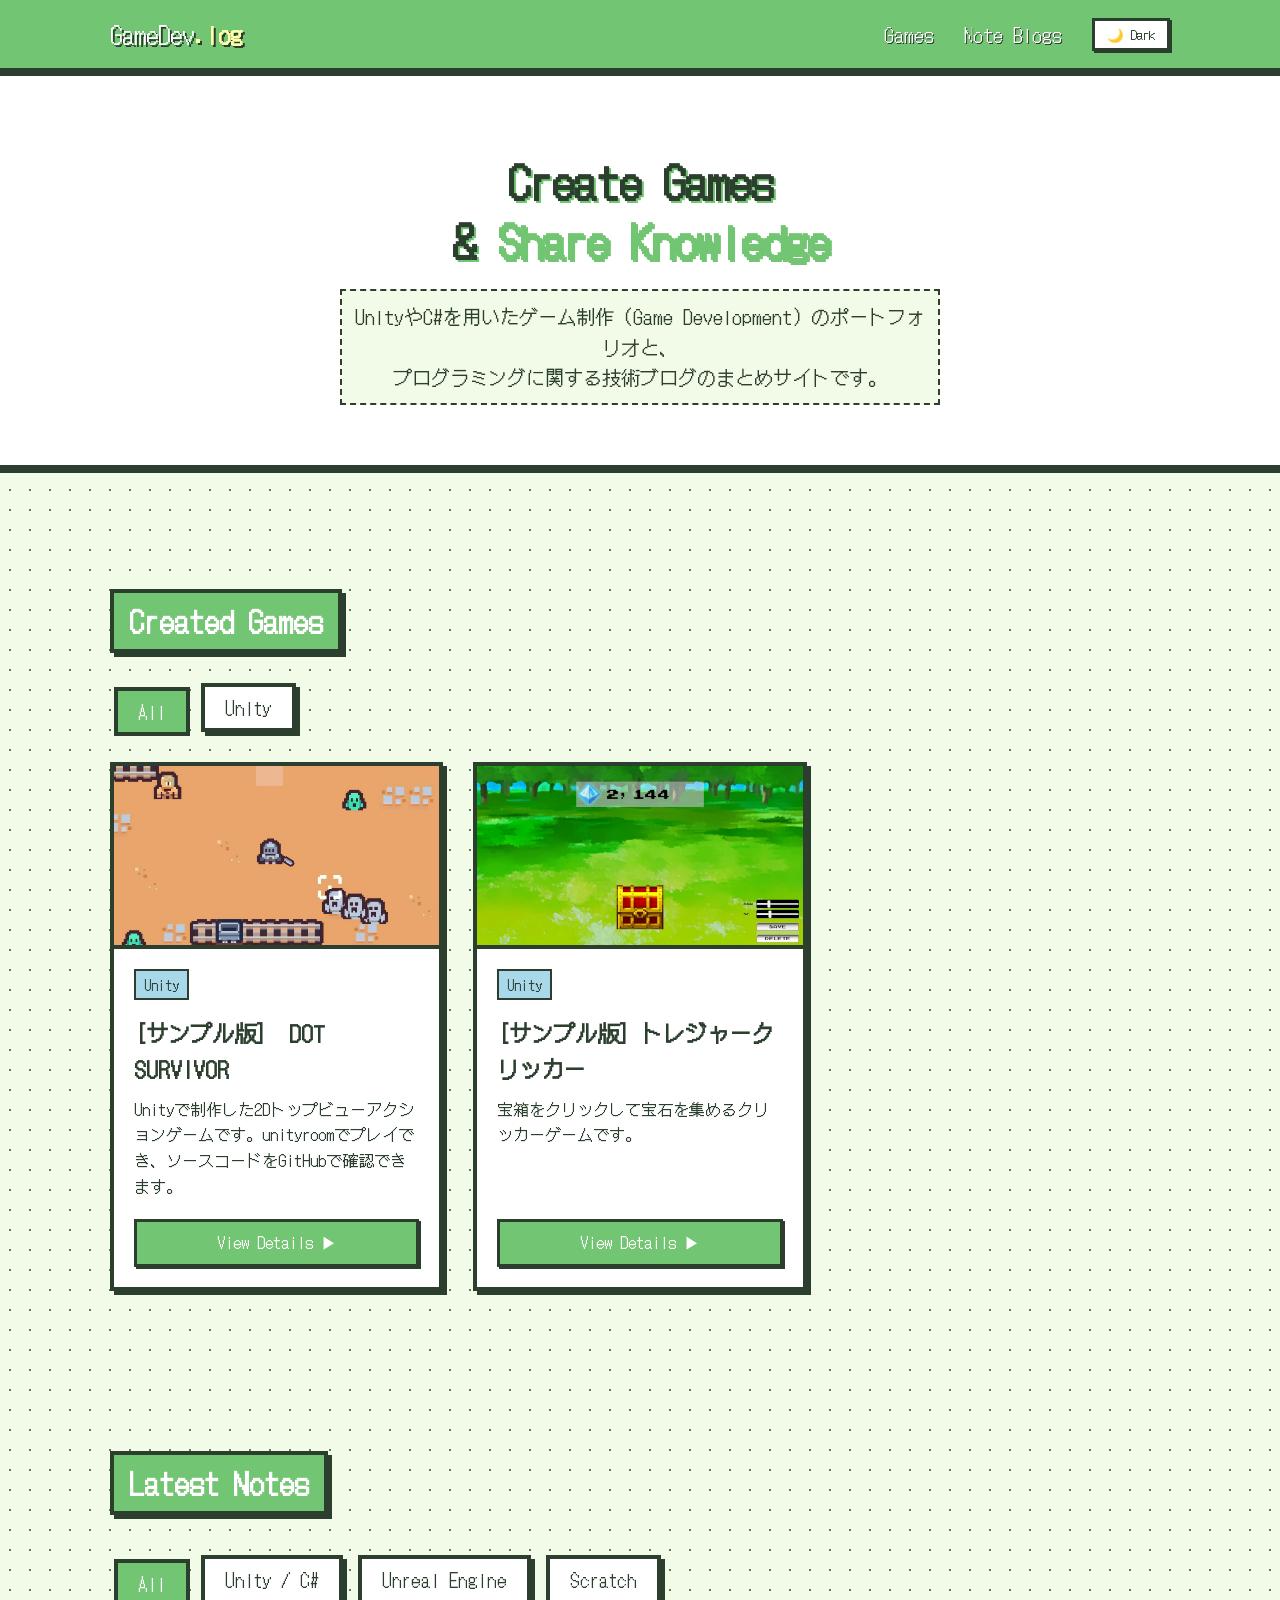
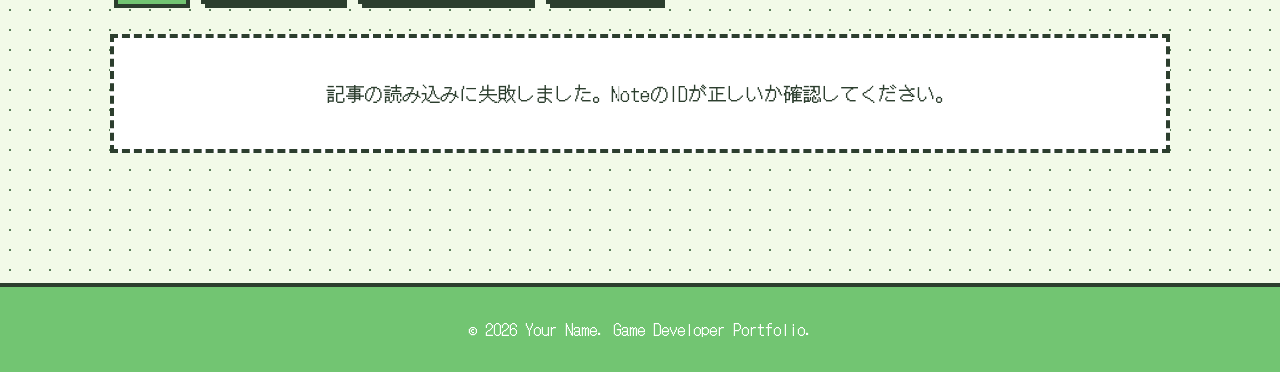
<file: index.html>
<!DOCTYPE html>
<html lang="ja" data-theme="light">
<head>
    <meta charset="UTF-8">
    <meta name="viewport" content="width=device-width, initial-scale=1.0">
    <meta name="description" content="UnityやC#を用いたゲーム制作(Game Development)のポートフォリオと、プログラミングに関する技術ブログです。">
    <meta name="keywords" content="Unity, C#, プログラミング, ゲーム制作, ゲーム, Game, Game Development">
    <!-- Google Ad Sence メタタグ -->
    <meta name="google-adsense-account" content="ca-pub-2885574350140198">
    <title>Game Dev Portfolio & Tech Blog</title>
    <!-- ドット絵風フォント（DotGothic16） -->
    <link rel="preconnect" href="https://fonts.googleapis.com">
    <link rel="preconnect" href="https://fonts.gstatic.com" crossorigin>
    <link href="https://fonts.googleapis.com/css2?family=DotGothic16&display=swap" rel="stylesheet">
    <link rel="stylesheet" href="css/style.css">
    <script src="js/script.js" defer></script>
    <!-- Google AdSense タグ -->
    <script async src="https://pagead2.googlesyndication.com/pagead/js/adsbygoogle.js?client=ca-pub-2885574350140198"
     crossorigin="anonymous"></script>
</head>
<body>

    <!-- ヘッダー -->
    <header class="pixel-header">
        <div class="container header-inner">
            <a href="#" class="logo">GameDev<span class="text-accent">.log</span></a>
            <nav>
                <ul>
                    <li><a href="#portfolio">Games</a></li>
                    <li><a href="#blog">Note Blogs</a></li>
                    <li><button class="theme-toggle" id="themeToggle">🌙 Dark</button></li>
                </ul>
            </nav>
        </div>
    </header>

    <section class="hero reveal-up">
        <div class="container">
            <h1 class="hero-title">Create Games <br>& <span class="text-accent">Share Knowledge</span></h1>
            <p class="hero-subtitle">UnityやC#を用いたゲーム制作（Game Development）のポートフォリオと、<br>プログラミングに関する技術ブログのまとめサイトです。</p>
        </div>
    </section>

    <section id="portfolio" class="reveal-up">
        <div class="container">
            <h2 class="section-title">Created Games</h2>
            
            <div class="filter-wrapper" id="portfolioFilters">
                <button class="filter-btn active" data-filter="all">All</button>
                <button class="filter-btn" data-filter="unity">Unity</button>
            </div>

            <div class="portfolio-grid">
                <!-- Unityのゲームカード -->
                <div class="card pixel-box" data-category="unity">
                    <div class="card-image bg-unity">
                        <img src="images/dot-surviver-thumbnail.jpg" alt="[サンプル版]　DOT SURVIVORのゲーム画面">
                    </div>
                    <div class="card-content">
                        <span class="card-tag tag-unity">Unity</span>
                        <h3><a href="https://unityroom.com/games/sample-dot-sviver" target="_blank" rel="noopener noreferrer">[サンプル版]　DOT SURVIVOR</a></h3>
                        <p>Unityで制作した2Dトップビューアクションゲームです。unityroomでプレイでき、ソースコードをGitHubで確認できます。</p>
                        <a href="games/sample-dot-sviver.html" class="card-link">View Details ▶</a>
                    </div>
                </div>

                <div class="card pixel-box" data-category="unity">
                    <div class="card-image bg-unity">
                        <img src="images/drop-treasure-thumbnail.jpg" alt="[サンプル版] トレジャークリッカーのゲーム画面">
                    </div>
                    <div class="card-content">
                        <span class="card-tag tag-unity">Unity</span>
                        <h3><a href="https://unityroom.com/games/sample-drop-treasure" target="_blank" rel="noopener noreferrer">[サンプル版] トレジャークリッカー</a></h3>
                        <p>宝箱をクリックして宝石を集めるクリッカーゲームです。</p>
                        <a href="games/sample-drop-treasure.html" class="card-link">View Details ▶</a>
                    </div>
                </div>

            </div>
        </div>
    </section>

    <section id="blog" class="reveal-up">
        <div class="container">
            <div class="section-header">
                <h2 class="section-title">Latest Notes</h2>
            </div>

            <div class="filter-wrapper" id="blogFilters">
                <button class="filter-btn active" data-filter="all">All</button>
                <button class="filter-btn" data-filter="unity-cs">Unity / C#</button>
                <button class="filter-btn" data-filter="ue">Unreal Engine</button>
                <button class="filter-btn" data-filter="scratch">Scratch</button>
            </div>

            <div class="blog-list" id="blogContainer">
                <!-- 記事取得中に表示するローディング表示 -->
                <div class="loading-message" id="blogLoading">
                    <div class="spinner"></div>
                    <p>Noteから最新記事を読み込んでいます...</p>
                </div>
            </div>
        </div>
    </section>

    <footer>
        <div class="container">
            <p>&copy; 2026 Your Name. Game Developer Portfolio.</p>
        </div>
    </footer>

</body>
</html>
</file>
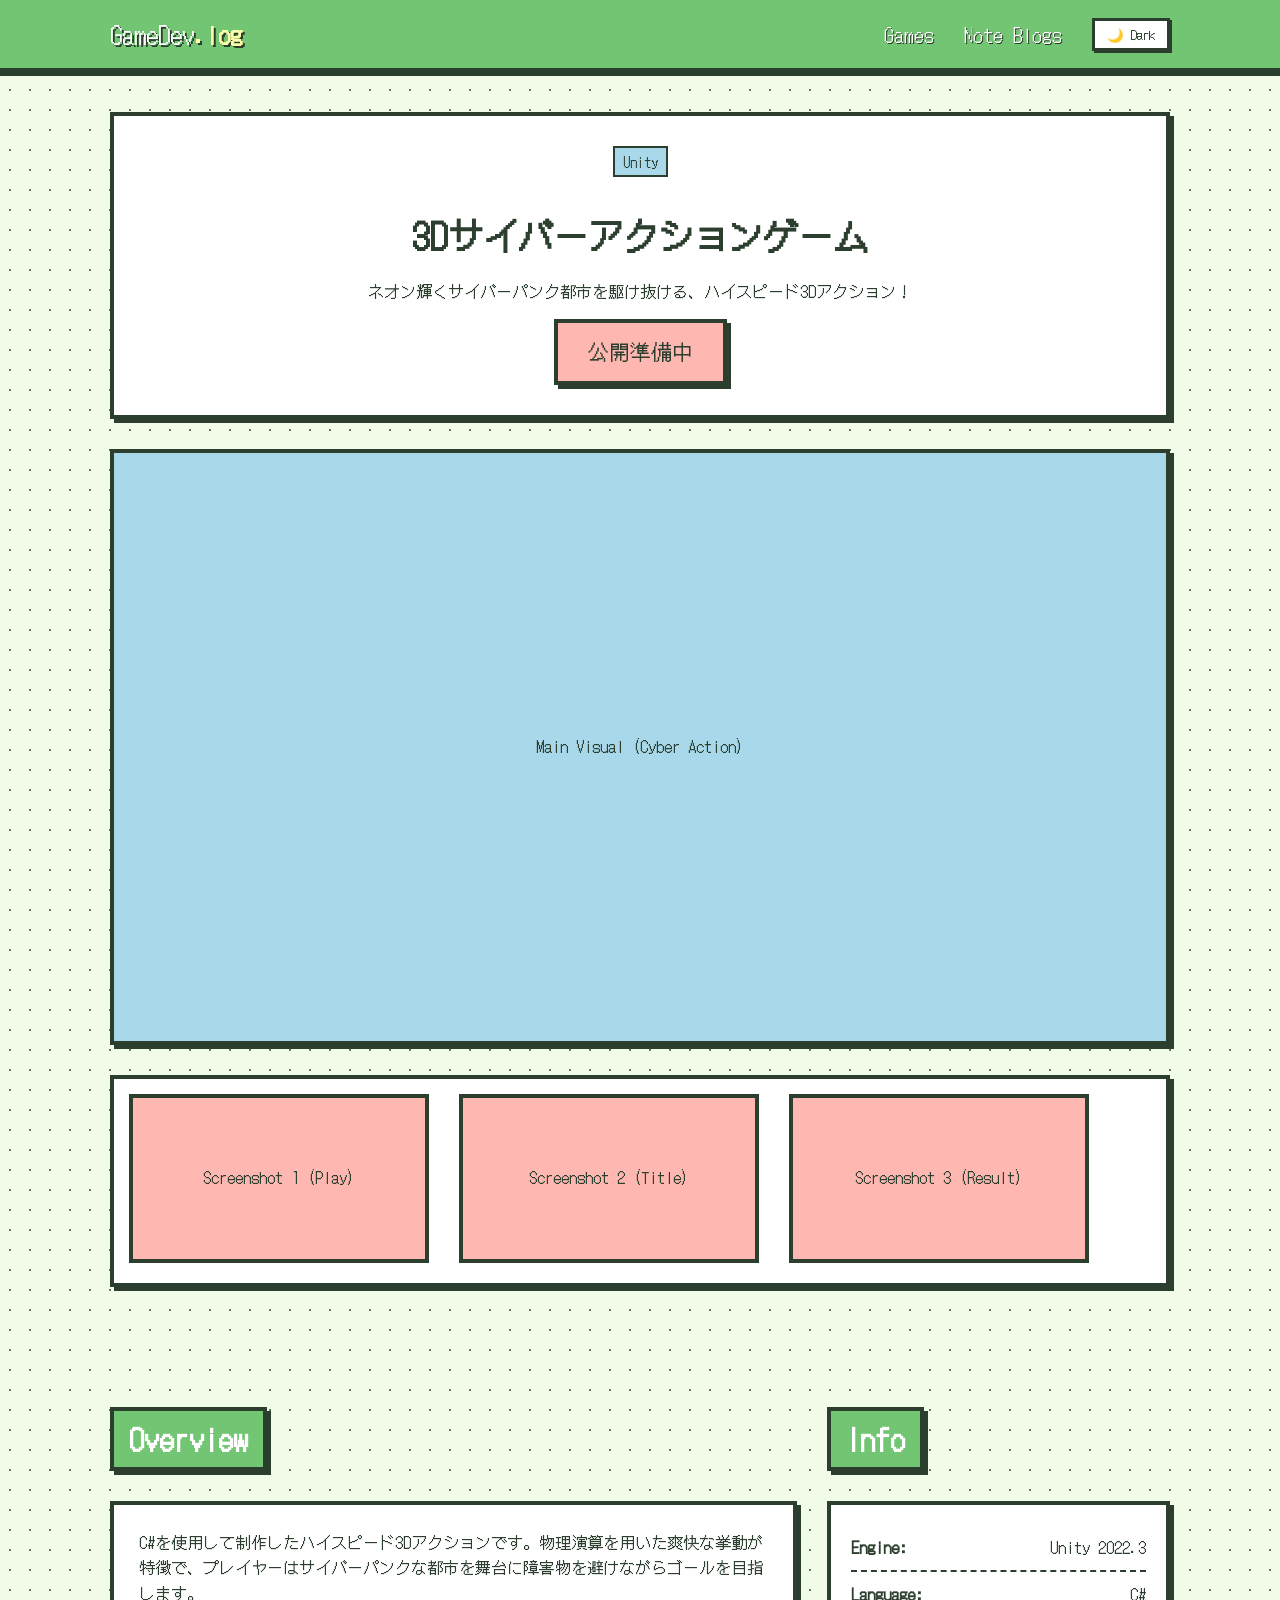
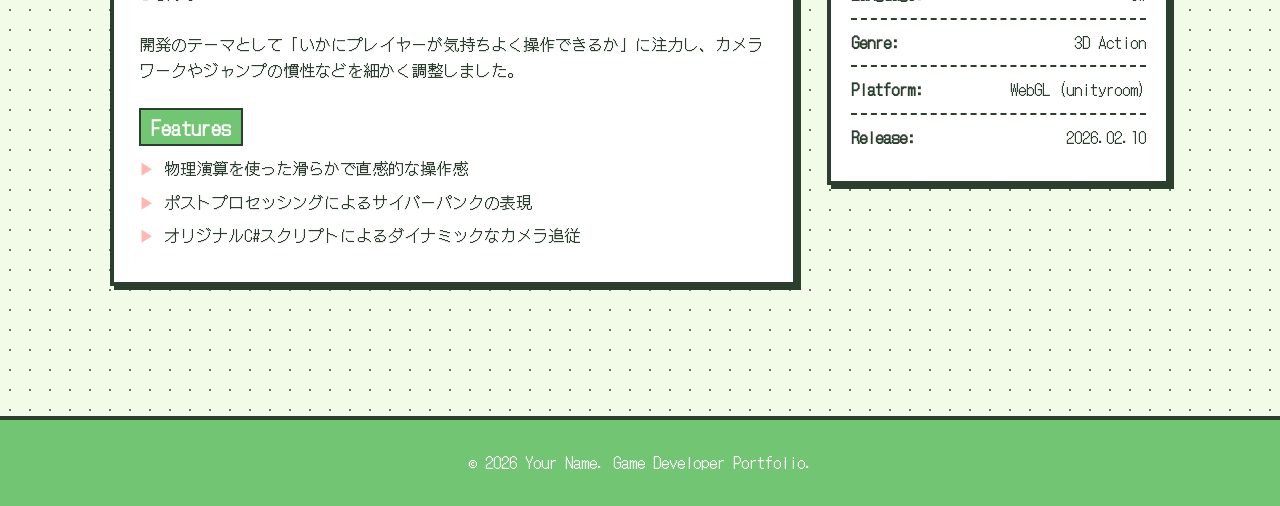
<file: games/cyber-action.html>
<!DOCTYPE html>
<html lang="ja" data-theme="light">
<head>
    <meta charset="UTF-8">
    <meta name="viewport" content="width=device-width, initial-scale=1.0">
    <meta name="description" content="UnityとC#によるゲーム制作。3Dサイバーアクションゲームの詳細ページです。">
    <meta name="keywords" content="Unity, C#, プログラミング, ゲーム制作, ゲーム, Game, Game Development">
    <title>3Dサイバーアクション - Portfolio</title>
    <!-- ドット絵風フォント（DotGothic16） -->
    <link rel="preconnect" href="https://fonts.googleapis.com">
    <link rel="preconnect" href="https://fonts.gstatic.com" crossorigin>
    <link href="https://fonts.googleapis.com/css2?family=DotGothic16&display=swap" rel="stylesheet">
    <link rel="stylesheet" href="../css/style.css">
    <script src="../js/script.js" defer></script>
</head>
<body>

    <header class="pixel-header">
        <div class="container header-inner">
            <a href="../index.html" class="logo">GameDev<span class="text-accent">.log</span></a>
            <nav>
                <ul>
                    <li><a href="../index.html#portfolio">Games</a></li>
                    <li><a href="../index.html#blog">Note Blogs</a></li>
                    <li><button class="theme-toggle" id="themeToggle">🌙 Dark</button></li>
                </ul>
            </nav>
        </div>
    </header>

    <section class="game-hero reveal-up">
        <div class="container">
            <div class="game-hero-content">
                <span class="card-tag tag-unity">Unity</span>
                <h1 class="game-title">3Dサイバーアクションゲーム</h1>
                <p class="game-catchphrase">ネオン輝くサイバーパンク都市を駆け抜ける、ハイスピード3Dアクション！</p>
                
                <div class="game-actions">
                    <span class="play-btn" aria-label="ゲームは公開準備中です">公開準備中</span>
                </div>
            </div>
            
            <div class="game-main-visual bg-unity" id="mainVisual">
                <div class="placeholder-image">Main Visual (Cyber Action)</div>
            </div>

            <div class="screenshot-gallery">
                <div class="screenshot bg-unity">
                    <div class="placeholder-image">Screenshot 1 (Play)</div>
                </div>
                <div class="screenshot bg-godot">
                    <div class="placeholder-image">Screenshot 2 (Title)</div>
                </div>
                <div class="screenshot bg-unity">
                    <div class="placeholder-image">Screenshot 3 (Result)</div>
                </div>
            </div>
        </div>
    </section>

    <section class="game-details reveal-up">
        <div class="container">
            <div class="details-grid">
                
                <div class="details-main">
                    <h2 class="section-title">Overview</h2>
                    <div class="pixel-box content-card">
                        <p>
                            C#を使用して制作したハイスピード3Dアクションです。物理演算を用いた爽快な挙動が特徴で、プレイヤーはサイバーパンクな都市を舞台に障害物を避けながらゴールを目指します。<br><br>
                            開発のテーマとして「いかにプレイヤーが気持ちよく操作できるか」に注力し、カメラワークやジャンプの慣性などを細かく調整しました。
                        </p>
                        <h3>Features</h3>
                        <ul class="feature-list">
                            <li>物理演算を使った滑らかで直感的な操作感</li>
                            <li>ポストプロセッシングによるサイバーパンクの表現</li>
                            <li>オリジナルC#スクリプトによるダイナミックなカメラ追従</li>
                        </ul>
                    </div>
                </div>

                <div class="details-sidebar">
                    <h2 class="section-title">Info</h2>
                    <div class="pixel-box spec-card">
                        <ul>
                            <li><strong>Engine:</strong> Unity 2022.3</li>
                            <li><strong>Language:</strong> C#</li>
                            <li><strong>Genre:</strong> 3D Action</li>
                            <li><strong>Platform:</strong> WebGL (unityroom)</li>
                            <li><strong>Release:</strong> 2026.02.10</li>
                        </ul>
                    </div>
                </div>

            </div>
        </div>
    </section>

    <footer>
        <div class="container">
            <p>&copy; 2026 Your Name. Game Developer Portfolio.</p>
        </div>
    </footer>

</body>
</html>
</file>
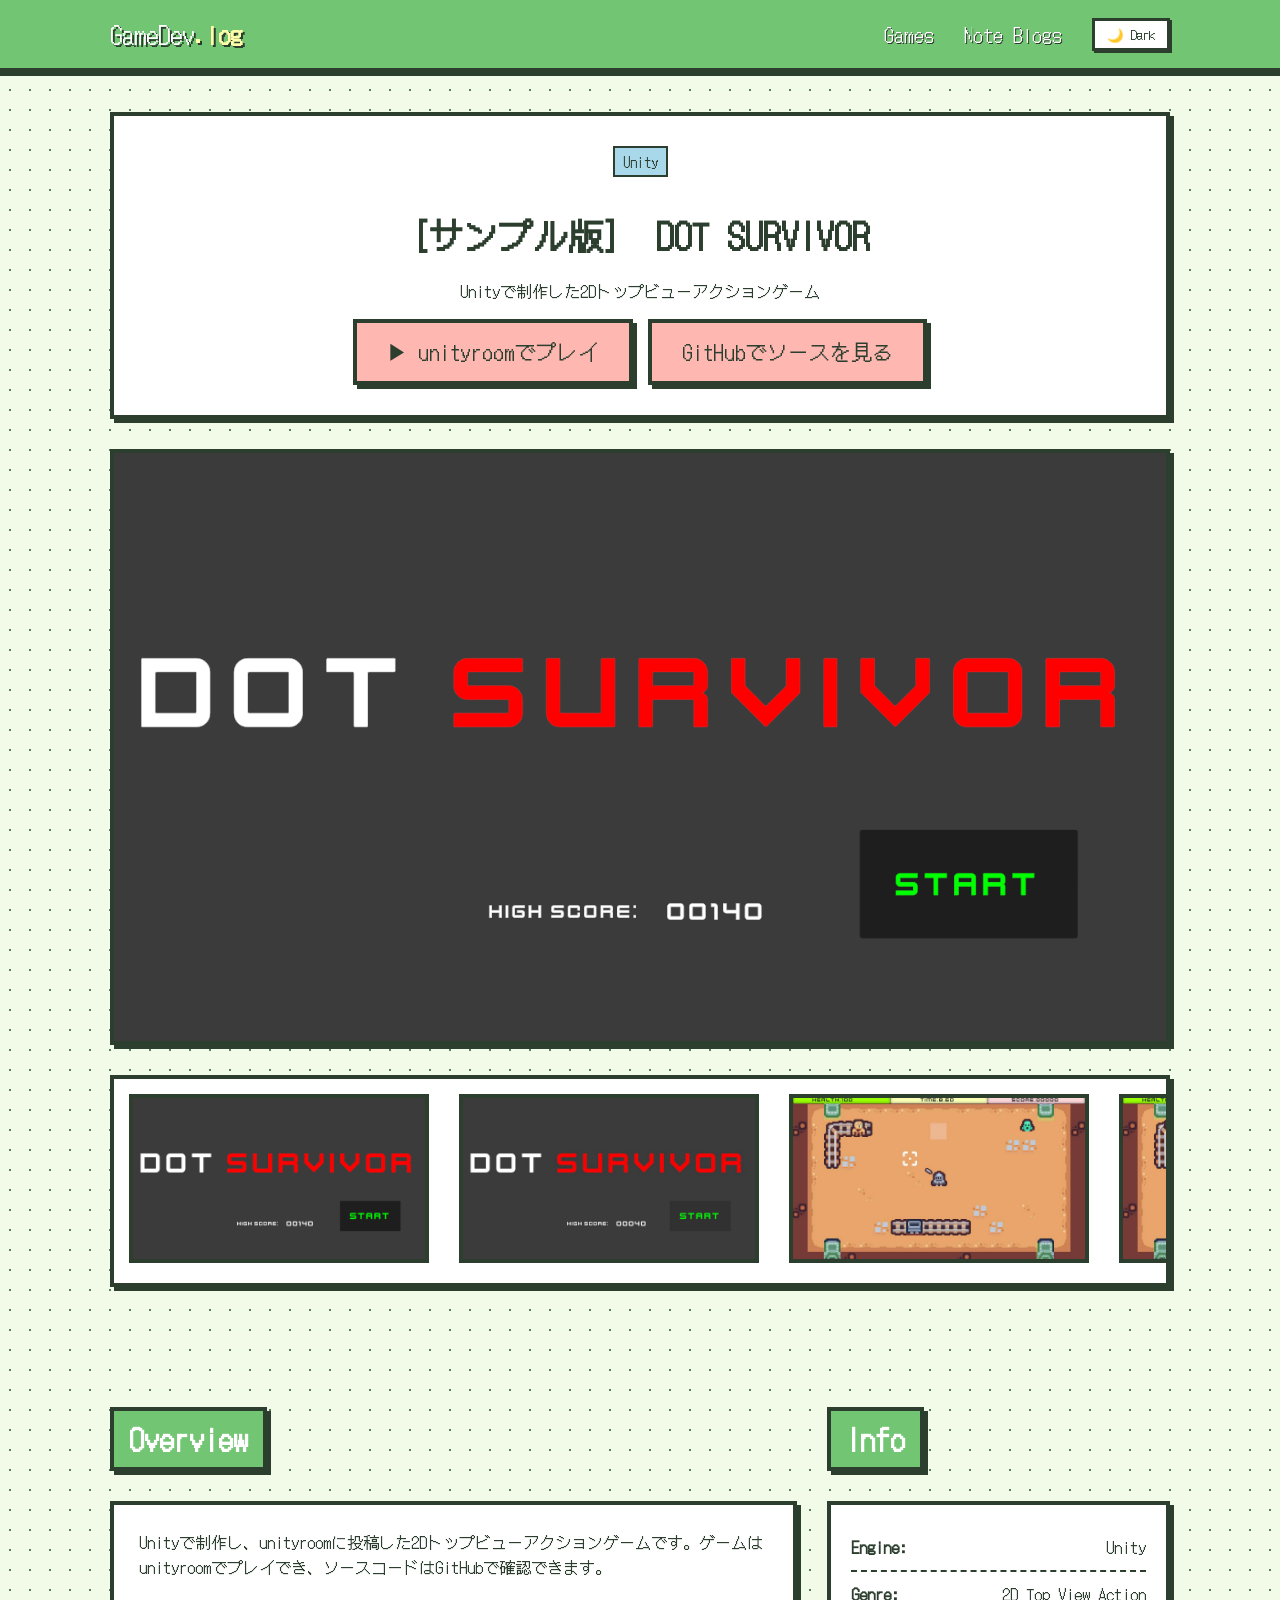
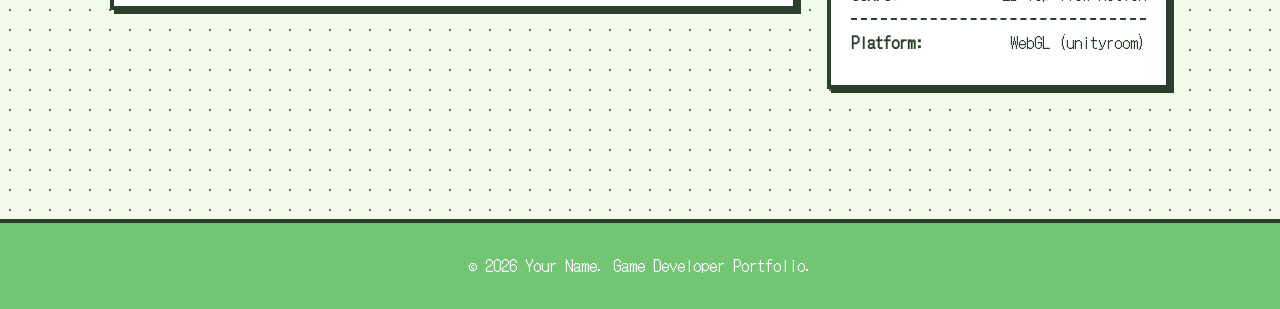
<file: games/sample-dot-sviver.html>
<!DOCTYPE html>
<html lang="ja" data-theme="light">
<head>
    <meta charset="UTF-8">
    <meta name="viewport" content="width=device-width, initial-scale=1.0">
    <meta name="description" content="Unityで制作した2Dトップビューアクションゲーム『[サンプル版]　DOT SURVIVOR』。unityroomでプレイでき、GitHubでソースコードを公開しています。">
    <title>[サンプル版]　DOT SURVIVOR - Portfolio</title>
    <link rel="preconnect" href="https://fonts.googleapis.com">
    <link rel="preconnect" href="https://fonts.gstatic.com" crossorigin>
    <link href="https://fonts.googleapis.com/css2?family=DotGothic16&display=swap" rel="stylesheet">
    <link rel="stylesheet" href="../css/style.css">
    <script src="../js/script.js" defer></script>
</head>
<body>
    <header class="pixel-header">
        <div class="container header-inner">
            <a href="../index.html" class="logo">GameDev<span class="text-accent">.log</span></a>
            <nav>
                <ul>
                    <li><a href="../index.html#portfolio">Games</a></li>
                    <li><a href="../index.html#blog">Note Blogs</a></li>
                    <li><button class="theme-toggle" id="themeToggle">🌙 Dark</button></li>
                </ul>
            </nav>
        </div>
    </header>

    <section class="game-hero reveal-up">
        <div class="container">
            <div class="game-hero-content">
                <span class="card-tag tag-unity">Unity</span>
                <h1 class="game-title">[サンプル版]　DOT SURVIVOR</h1>
                <p class="game-catchphrase">Unityで制作した2Dトップビューアクションゲーム</p>
                <div class="game-actions">
                    <a href="https://unityroom.com/games/sample-dot-sviver" target="_blank" rel="noopener noreferrer" class="play-btn">▶ unityroomでプレイ</a>
                    <a href="https://github.com/MAJIMUN-kobo/UniLessson_TopViewAction2D/tree/Develop_Unity6000.3.11" target="_blank" rel="noopener noreferrer" class="play-btn">GitHubでソースを見る</a>
                </div>
            </div>

            <div class="game-main-visual bg-unity" id="mainVisual">
                <img src="../images/dot-surviver-snap-gif-001.gif" alt="[サンプル版] DOT SURVIVORのタイトル画面からゲームプレイまでのGIF">
            </div>

            <div class="screenshot-gallery" aria-label="ゲームのスクリーンショット">
                <div class="screenshot bg-unity" title="ゲームプレイのGIF">
                    <img src="../images/dot-surviver-snap-gif-001.gif" alt="ゲームプレイのアニメーション">
                </div>
                <div class="screenshot bg-unity" title="スクリーンショット 001">
                    <img src="../images/dot-surviver-snap-img-001.jpg" alt="タイトル画面">
                </div>
                <div class="screenshot bg-unity" title="スクリーンショット 002">
                    <img src="../images/dot-surviver-snap-img-002.jpg" alt="ゲームプレイ画面">
                </div>
                <div class="screenshot bg-unity" title="スクリーンショット 003">
                    <img src="../images/dot-surviver-snap-img-003.jpg" alt="敵と戦うゲームプレイ画面">
                </div>
                <div class="screenshot bg-unity" title="スクリーンショット 004">
                    <img src="../images/dot-surviver-snap-img-004.jpg" alt="ゲームオーバー画面">
                </div>
            </div>
        </div>
    </section>

    <section class="game-details reveal-up">
        <div class="container">
            <div class="details-grid">
                <div class="details-main">
                    <h2 class="section-title">Overview</h2>
                    <div class="pixel-box content-card">
                        <p>Unityで制作し、unityroomに投稿した2Dトップビューアクションゲームです。ゲームはunityroomでプレイでき、ソースコードはGitHubで確認できます。</p>
                    </div>
                </div>
                <div class="details-sidebar">
                    <h2 class="section-title">Info</h2>
                    <div class="pixel-box spec-card">
                        <ul>
                            <li><strong>Engine:</strong> Unity</li>
                            <li><strong>Genre:</strong> 2D Top View Action</li>
                            <li><strong>Platform:</strong> WebGL (unityroom)</li>
                        </ul>
                    </div>
                </div>
            </div>
        </div>
    </section>

    <footer>
        <div class="container">
            <p>&copy; 2026 Your Name. Game Developer Portfolio.</p>
        </div>
    </footer>
</body>
</html>
</file>
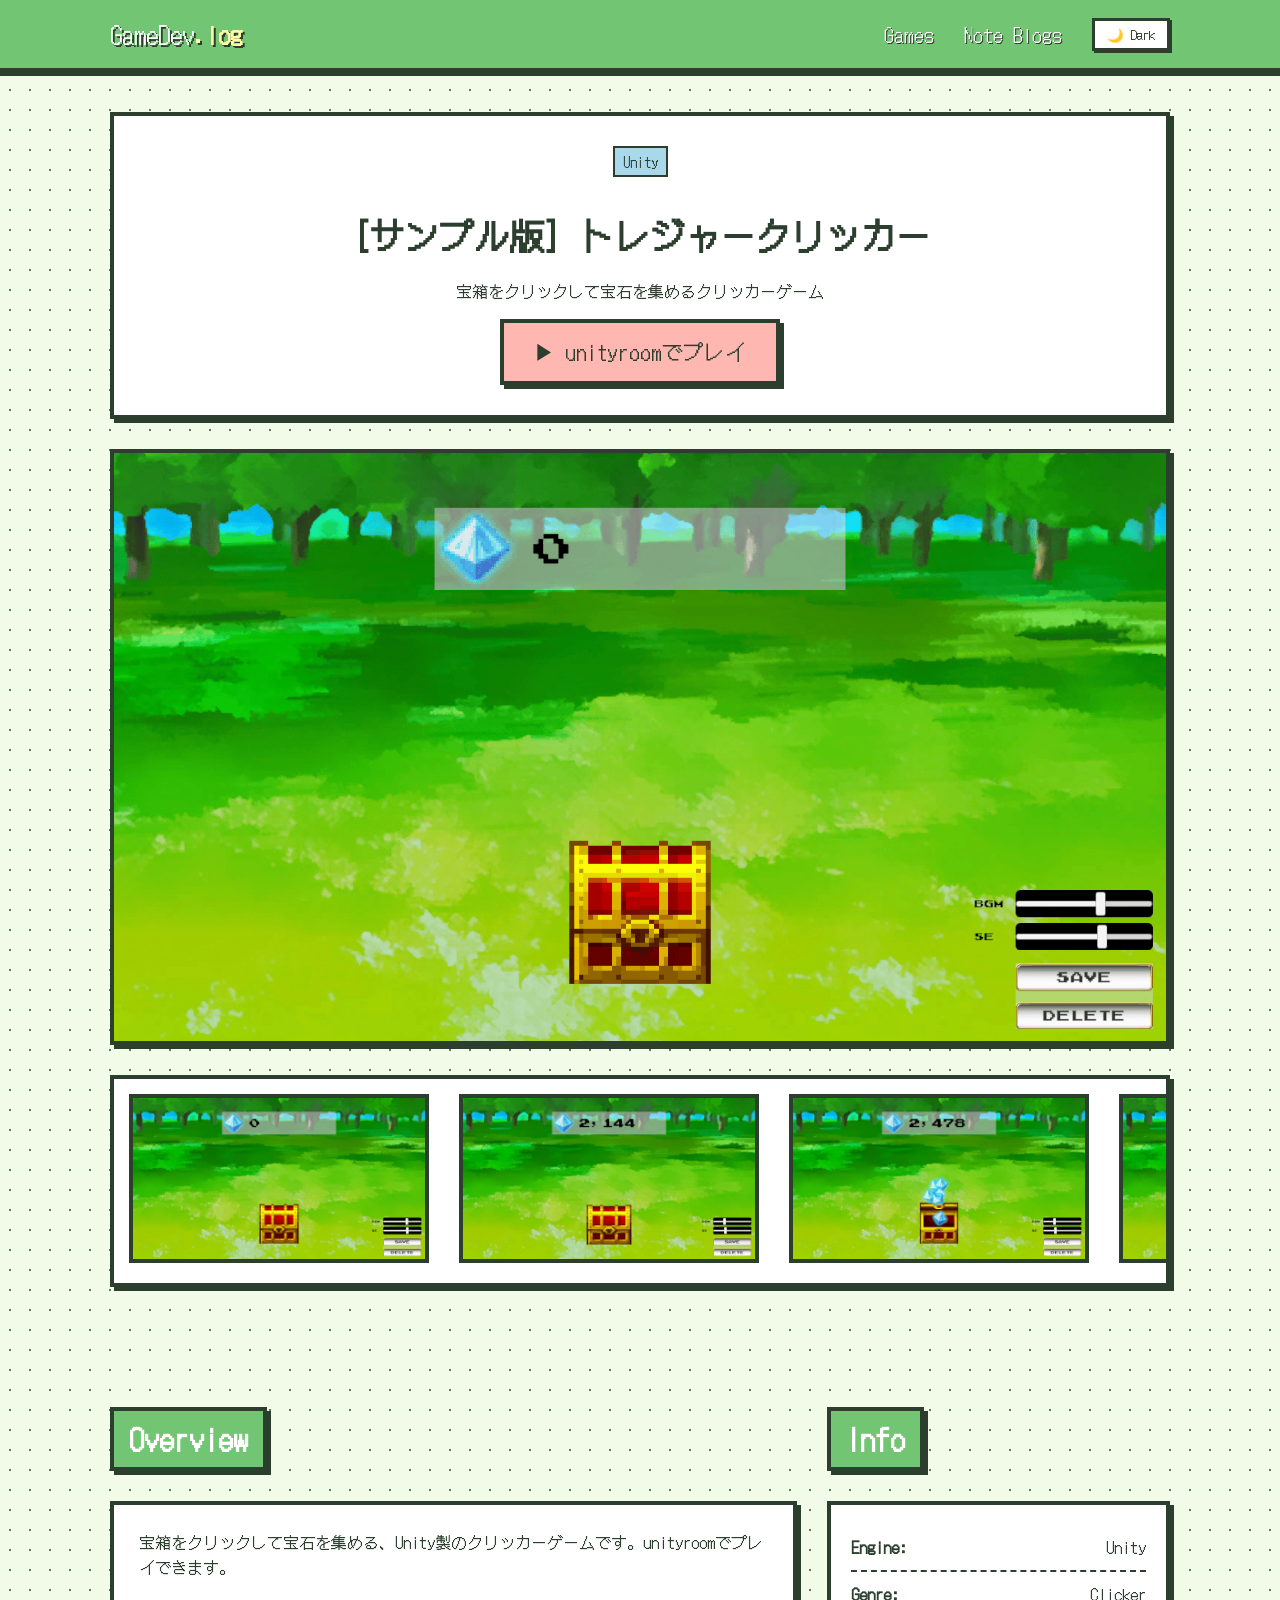
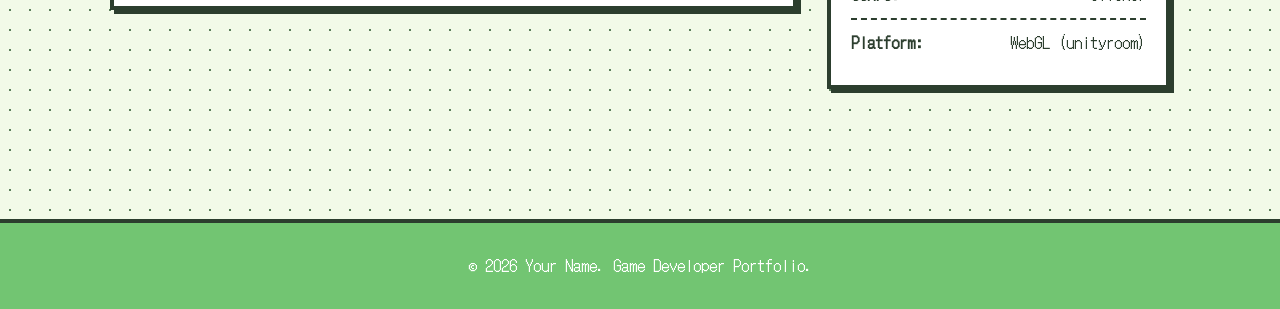
<file: games/sample-drop-treasure.html>
<!DOCTYPE html>
<html lang="ja" data-theme="light">
<head>
    <meta charset="UTF-8">
    <meta name="viewport" content="width=device-width, initial-scale=1.0">
    <meta name="description" content="Unityで制作した[サンプル版] トレジャークリッカー。宝箱をクリックして宝石を集めるゲームです。">
    <title>[サンプル版] トレジャークリッカー - Portfolio</title>
    <link rel="preconnect" href="https://fonts.googleapis.com">
    <link rel="preconnect" href="https://fonts.gstatic.com" crossorigin>
    <link href="https://fonts.googleapis.com/css2?family=DotGothic16&display=swap" rel="stylesheet">
    <link rel="stylesheet" href="../css/style.css">
    <script src="../js/script.js" defer></script>
</head>
<body>
    <header class="pixel-header">
        <div class="container header-inner">
            <a href="../index.html" class="logo">GameDev<span class="text-accent">.log</span></a>
            <nav>
                <ul>
                    <li><a href="../index.html#portfolio">Games</a></li>
                    <li><a href="../index.html#blog">Note Blogs</a></li>
                    <li><button class="theme-toggle" id="themeToggle">🌙 Dark</button></li>
                </ul>
            </nav>
        </div>
    </header>

    <section class="game-hero reveal-up">
        <div class="container">
            <div class="game-hero-content">
                <span class="card-tag tag-unity">Unity</span>
                <h1 class="game-title">[サンプル版] トレジャークリッカー</h1>
                <p class="game-catchphrase">宝箱をクリックして宝石を集めるクリッカーゲーム</p>
                <div class="game-actions">
                    <a href="https://unityroom.com/games/sample-drop-treasure" target="_blank" rel="noopener noreferrer" class="play-btn">▶ unityroomでプレイ</a>
                </div>
            </div>

            <div class="game-main-visual bg-unity" id="mainVisual">
                <img src="../images/drop-treasure-snap-gif-001.gif" alt="トレジャークリッカーのゲームプレイアニメーション">
            </div>

            <div class="screenshot-gallery" aria-label="ゲームのスクリーンショット">
                <div class="screenshot bg-unity" title="ゲームプレイのGIF">
                    <img src="../images/drop-treasure-snap-gif-001.gif" alt="ゲームプレイのアニメーション">
                </div>
                <div class="screenshot bg-unity" title="スクリーンショット 001">
                    <img src="../images/drop-treasure-snap-img-001.jpg" alt="宝箱と所持数の画面">
                </div>
                <div class="screenshot bg-unity" title="スクリーンショット 002">
                    <img src="../images/drop-treasure-snap-img-002.jpg" alt="宝石が宝箱から飛び出す画面">
                </div>
                <div class="screenshot bg-unity" title="スクリーンショット 003">
                    <img src="../images/drop-treasure-snap-img-003.jpg" alt="宝石を集めているゲーム画面">
                </div>
            </div>
        </div>
    </section>

    <section class="game-details reveal-up">
        <div class="container">
            <div class="details-grid">
                <div class="details-main">
                    <h2 class="section-title">Overview</h2>
                    <div class="pixel-box content-card">
                        <p>宝箱をクリックして宝石を集める、Unity製のクリッカーゲームです。unityroomでプレイできます。</p>
                    </div>
                </div>
                <div class="details-sidebar">
                    <h2 class="section-title">Info</h2>
                    <div class="pixel-box spec-card">
                        <ul>
                            <li><strong>Engine:</strong> Unity</li>
                            <li><strong>Genre:</strong> Clicker</li>
                            <li><strong>Platform:</strong> WebGL (unityroom)</li>
                        </ul>
                    </div>
                </div>
            </div>
        </div>
    </section>

    <footer>
        <div class="container">
            <p>&copy; 2026 Your Name. Game Developer Portfolio.</p>
        </div>
    </footer>
</body>
</html>
</file>
<file: css/style.css>
@import url('https://fonts.googleapis.com/css2?family=DotGothic16&display=swap');

/* --- CSS変数（カラートークン）の定義 --- 
 * 森の緑色を基調としたパステルカラーのドット絵風デザイン
 */
:root[data-theme="light"] {
    --bg-color: #f2fae8; /* 淡いパステルグリーン（背景） */
    --text-main: #2c3e2e; /* 濃いめの森の緑（文字色） */
    --text-muted: #5a7d5a;
    
    --accent-color: #72c572; /* メインの森の緑 */
    --accent-hover: #5db05d;
    
    --box-bg: #ffffff; /* カードの背景色 */
    --box-border: #2c3e2e; /* ドット絵風の黒に近い緑のフチ */
    
    /* ピクセル風の影（ぼかし0のソリッドな影） */
    --pixel-shadow: 4px 4px 0px #2c3e2e;
    
    /* カテゴリカラー（パステル） */
    --color-unity: #a8d8ea; /* パステルブルー */
    --color-godot: #ffb7b2; /* パステルピンク */
}

/* ダークモード時の配色 */
:root[data-theme="dark"] {
    --bg-color: #1a241b; /* 深い森の緑 */
    --text-main: #f2fae8;
    --text-muted: #a4cfa4;
    --accent-color: #5db05d;
    --box-bg: #2c3e2e;
    --box-border: #f2fae8; /* フチは白に */
    --pixel-shadow: 4px 4px 0px #72c572; /* 影は明るい緑 */
}

/* --- リセット & 共通スタイル --- */
* {
    box-sizing: border-box;
    margin: 0;
    padding: 0;
}

body {
    /* ドット絵風の日本語フォントを適用 */
    font-family: 'DotGothic16', sans-serif;
    background-color: var(--bg-color);
    color: var(--text-main);
    line-height: 1.6;
    overflow-x: hidden;
    /* ドット柄の背景パターン */
    background-image: radial-gradient(var(--text-muted) 1px, transparent 1px);
    background-size: 20px 20px;
    background-position: 0 0;
}

a {
    color: inherit;
    text-decoration: none;
}

.container {
    max-width: 1100px;
    margin: 0 auto;
    padding: 0 20px;
}

section {
    padding: 80px 0;
}

.text-accent {
    color: var(--accent-color);
    font-weight: bold;
}

/* --- ピクセル風ボックス（共通カードデザイン） --- */
.pixel-box {
    background-color: var(--box-bg);
    border: 4px solid var(--box-border);
    box-shadow: var(--pixel-shadow);
    border-radius: 0; /* ドット絵風なので角丸はなし */
}

/* --- ヘッダー --- */
.pixel-header {
    position: sticky;
    top: 0;
    z-index: 100;
    background-color: var(--accent-color);
    border-bottom: 4px solid var(--box-border);
    padding: 15px 0;
    color: #fff;
    box-shadow: 0 4px 0px var(--box-border);
}

.pixel-header .text-accent {
    color: #ffffaa; /* ヘッダー内では黄色に */
    text-shadow: 2px 2px 0 var(--box-border);
}

.header-inner {
    display: flex;
    justify-content: space-between;
    align-items: center;
}

.logo {
    font-size: 1.5rem;
    text-shadow: 2px 2px 0 var(--box-border);
}

nav ul {
    display: flex;
    list-style: none;
    gap: 30px;
    align-items: center;
}

nav a {
    font-size: 1.2rem;
    text-shadow: 1px 1px 0 var(--box-border);
}

nav a:hover {
    color: #ffffaa;
}

.theme-toggle {
    background: var(--box-bg);
    border: 3px solid var(--box-border);
    color: var(--text-main);
    padding: 4px 12px;
    cursor: pointer;
    font-family: inherit;
    box-shadow: 2px 2px 0 var(--box-border);
}

.theme-toggle:active {
    /* 押し込んだようなアニメーション */
    transform: translate(2px, 2px);
    box-shadow: 0 0 0 var(--box-border);
}

/* --- ヒーローセクション --- */
.hero {
    text-align: center;
    padding: 80px 0 60px;
    background-color: var(--box-bg);
    border-bottom: 4px solid var(--box-border);
    box-shadow: 0 4px 0 var(--box-border);
    margin-bottom: 40px;
}

.hero-title {
    font-size: 2.8rem;
    line-height: 1.3;
    margin-bottom: 20px;
    text-shadow: 2px 2px 0 var(--accent-color);
}

.hero-subtitle {
    font-size: 1.2rem;
    max-width: 600px;
    margin: 0 auto;
    background: var(--bg-color);
    padding: 10px;
    border: 2px dashed var(--box-border);
}

/* --- 共通見出し --- */
.section-title {
    font-size: 1.8rem;
    margin-bottom: 30px;
    display: inline-block;
    background: var(--accent-color);
    color: #fff;
    padding: 5px 15px;
    border: 4px solid var(--box-border);
    box-shadow: var(--pixel-shadow);
}

/* --- フィルターボタン --- */
.filter-wrapper {
    display: flex;
    gap: 15px;
    margin-bottom: 30px;
    flex-wrap: wrap;
}

.filter-btn {
    background: var(--box-bg);
    border: 4px solid var(--box-border);
    color: var(--text-main);
    padding: 8px 20px;
    cursor: pointer;
    font-family: inherit;
    font-size: 1.1rem;
    box-shadow: var(--pixel-shadow);
}

.filter-btn:hover {
    background: var(--bg-color);
}

.filter-btn.active {
    background: var(--accent-color);
    color: #fff;
}

.filter-btn:active, .filter-btn.active {
    /* 押し込んだ状態 */
    transform: translate(4px, 4px);
    box-shadow: 0 0 0 var(--box-border);
}

/* JS用フィルタリングクラス */
.card-hidden {
    display: none !important; /* ピクセル風はパッと切り替わる方がレトロで良い */
}

/* --- ポートフォリオグリッド --- */
.portfolio-grid {
    display: grid;
    grid-template-columns: repeat(auto-fill, minmax(300px, 1fr));
    gap: 30px;
}

.card {
    display: flex;
    flex-direction: column;
    min-width: 0;
}

.card:hover {
    transform: translate(-4px, -4px);
    box-shadow: 8px 8px 0px var(--box-border);
}

.card-image {
    position: relative;
    width: 100%;
    min-width: 0;
    aspect-ratio: 16 / 9;
    flex: 0 0 auto;
    display: flex;
    align-items: center;
    justify-content: center;
    color: var(--text-main);
    font-size: 1.2rem;
    border-bottom: 4px solid var(--box-border);
    overflow: hidden;
}

.card-image img {
    position: absolute;
    inset: 0;
    width: 100%;
    height: 100%;
    object-fit: cover;
}

.bg-unity { background-color: var(--color-unity); }
.bg-godot { background-color: var(--color-godot); }

.card-content {
    padding: 20px;
    flex-grow: 1;
    display: flex;
    flex-direction: column;
    background: var(--box-bg);
}

.card-tag {
    font-size: 0.9rem;
    color: var(--text-main);
    padding: 2px 8px;
    border: 2px solid var(--box-border);
    display: inline-block;
    margin-bottom: 15px;
    align-self: flex-start;
}

.tag-unity { background-color: var(--color-unity); }
.tag-godot { background-color: var(--color-godot); }

.card h3 {
    font-size: 1.4rem;
    margin-bottom: 10px;
}

.card p {
    font-size: 1rem;
    margin-bottom: 20px;
    flex-grow: 1;
}

.card-link {
    display: inline-block;
    background: var(--accent-color);
    color: #fff;
    padding: 8px 15px;
    border: 3px solid var(--box-border);
    text-align: center;
    box-shadow: 2px 2px 0 var(--box-border);
}

.card-link:hover {
    background: var(--accent-hover);
}

.card-link:active {
    transform: translate(2px, 2px);
    box-shadow: 0 0 0 var(--box-border);
}

/* --- ブログリスト (Note) --- */
.section-header {
    margin-bottom: 10px;
}

.blog-list {
    display: flex;
    flex-direction: column;
    gap: 20px;
}

.blog-item {
    display: flex;
    justify-content: space-between;
    align-items: center;
    padding: 15px 20px;
    cursor: pointer;
    background: var(--box-bg);
    border: 4px solid var(--box-border);
    box-shadow: var(--pixel-shadow);
    transition: transform 0.1s, box-shadow 0.1s;
}

.blog-item:hover {
    transform: translate(-4px, -4px);
    box-shadow: 8px 8px 0px var(--box-border);
    background: var(--color-unity); /* ホバー時にパステル色に */
}

.blog-content h3 {
    font-size: 1.2rem;
    margin-bottom: 8px;
}

.blog-meta {
    display: flex;
    gap: 15px;
    font-size: 0.9rem;
}

.blog-icon {
    font-size: 1.5rem;
}

/* --- ローディングスピナー --- */
.loading-message {
    text-align: center;
    padding: 40px;
    font-size: 1.2rem;
    background: var(--box-bg);
    border: 4px dashed var(--box-border);
}

.spinner {
    width: 30px;
    height: 30px;
    border: 4px solid var(--box-border);
    border-top-color: var(--accent-color);
    margin: 0 auto 15px;
    animation: spin 1s steps(8, end) infinite; /* カクカク回る */
}

@keyframes spin {
    to { transform: rotate(360deg); }
}

/* --- フッター --- */
footer {
    text-align: center;
    padding: 30px 0;
    background: var(--accent-color);
    color: #fff;
    border-top: 4px solid var(--box-border);
    margin-top: 50px;
}

/* =========================================================================
   5. ゲーム詳細ページ (Game Detail Page) 専用スタイル
   ========================================================================= */

.game-hero {
    padding: 40px 0;
}

.game-hero-content {
    text-align: center;
    margin-bottom: 30px;
    background: var(--box-bg);
    border: 4px solid var(--box-border);
    padding: 30px;
    box-shadow: var(--pixel-shadow);
}

.game-title {
    font-size: 2.2rem;
    margin: 15px 0;
}

.game-actions {
    display: flex;
    justify-content: center;
    flex-wrap: wrap;
    gap: 15px;
}

.play-btn {
    display: inline-block;
    background: #ffb7b2; /* パステルレッド/ピンク */
    color: var(--text-main);
    padding: 12px 30px;
    border: 4px solid var(--box-border);
    font-size: 1.3rem;
    box-shadow: var(--pixel-shadow);
    margin-top: 15px;
}

.play-btn:active {
    transform: translate(4px, 4px);
    box-shadow: 0 0 0 var(--box-border);
}

.game-main-visual {
    width: 100%;
    aspect-ratio: 16 / 9;
    border: 4px solid var(--box-border);
    display: flex;
    align-items: center;
    justify-content: center;
    background: var(--color-unity); 
    box-shadow: var(--pixel-shadow);
}

.game-main-visual img {
    width: 100%;
    height: 100%;
    object-fit: cover;
}

/* スクリーンショットギャラリー（横スクロール） */
.screenshot-gallery {
    display: flex;
    gap: 15px;
    overflow-x: auto;
    padding: 15px 0 20px;
    scroll-snap-type: x mandatory;
    background: var(--box-bg);
    border: 4px solid var(--box-border);
    box-shadow: var(--pixel-shadow);
    margin-top: 30px;
}

.screenshot-gallery::-webkit-scrollbar {
    height: 12px;
}
.screenshot-gallery::-webkit-scrollbar-track {
    background: var(--bg-color);
    border-top: 4px solid var(--box-border);
}
.screenshot-gallery::-webkit-scrollbar-thumb {
    background: var(--accent-color);
    border: 2px solid var(--box-border);
}

.screenshot {
    flex: 0 0 40%;
    max-width: 300px;
    aspect-ratio: 16 / 9;
    display: flex;
    align-items: center;
    justify-content: center;
    border: 4px solid var(--box-border);
    scroll-snap-align: center;
    flex-shrink: 0;
    cursor: pointer;
    background: var(--color-godot); 
    margin-left: 15px;
}
.screenshot:last-child {
    margin-right: 15px;
}

.screenshot:hover {
    background: #fff; 
    transform: scale(1.05);
}

.screenshot img {
    width: 100%;
    height: 100%;
    object-fit: cover;
}

/* 詳細レイアウト（2カラム） */
.details-grid {
    display: grid;
    grid-template-columns: 2fr 1fr;
    gap: 30px;
}

.content-card {
    padding: 25px;
}

.content-card h3 {
    margin: 25px 0 10px;
    background: var(--accent-color);
    color: #fff;
    display: inline-block;
    padding: 2px 10px;
    border: 2px solid var(--box-border);
}

.feature-list {
    list-style-type: none;
}

.feature-list li {
    position: relative;
    padding-left: 25px;
    margin-bottom: 8px;
}

.feature-list li::before {
    content: '▶';
    position: absolute;
    left: 0;
    color: #ffb7b2; 
}

/* 右サイドバーのスペック情報 */
.spec-card {
    padding: 20px;
}

.spec-card ul {
    list-style: none;
}

.spec-card li {
    padding: 10px 0;
    border-bottom: 2px dashed var(--box-border);
    display: flex;
    justify-content: space-between;
}

.spec-card li:last-child {
    border-bottom: none;
}

/* スクロールアニメーション（ドット風に少しカクっと出す） */
.reveal-up {
    opacity: 0;
    transform: translateY(20px);
}

.reveal-up.active {
    opacity: 1;
    transform: translateY(0);
    transition: opacity 0.2s steps(3), transform 0.2s steps(3);
}

@media (max-width: 900px) {
    .details-grid {
        grid-template-columns: 1fr;
    }
    .screenshot {
        flex: 0 0 80%;
    }
}
</file>
